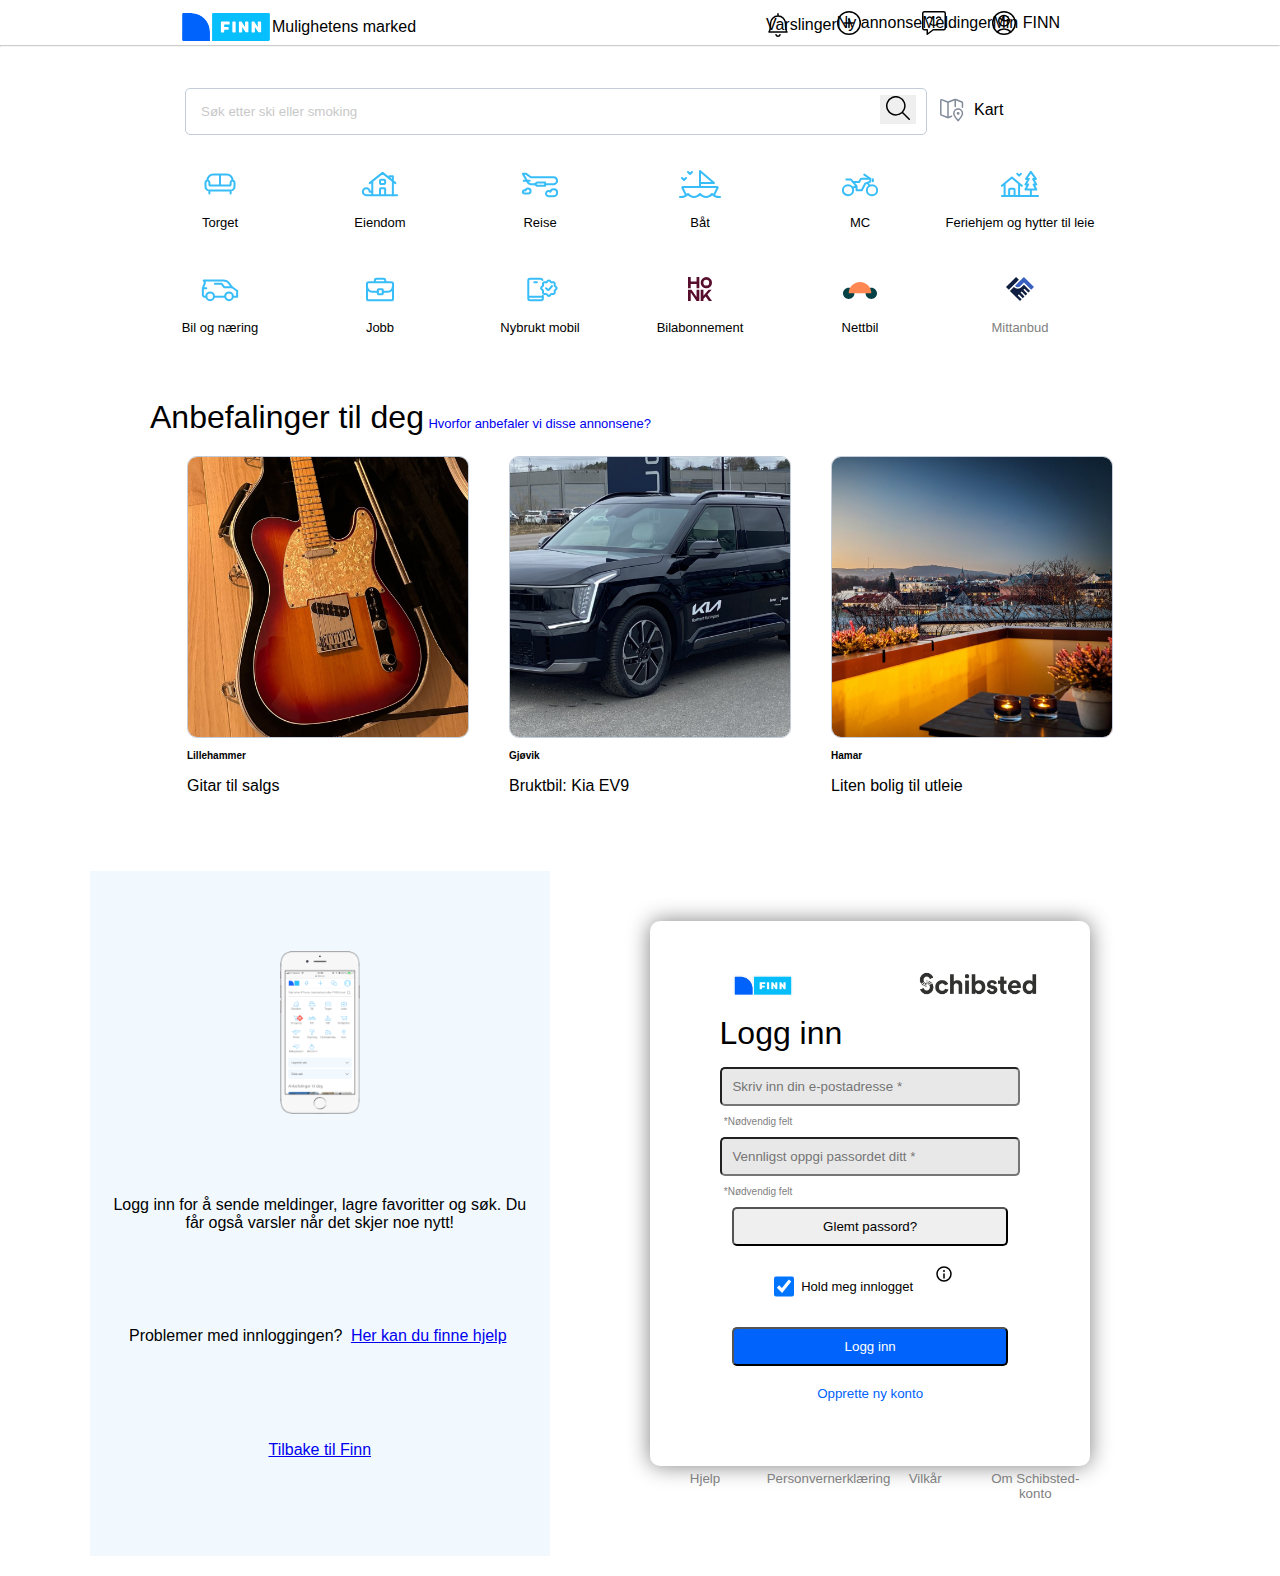
<file: demo.html>
<!DOCTYPE html>
<html lang="en">
<head>
  <meta charset="UTF-8">
  <meta name="viewport" content="width=device-width, initial-scale=1.0">
  <title>Demo page</title>
  <link rel="stylesheet" href="assets/styles/style.css">
</head>
<body>
  <!-- EDIT THIS PAGE TO SHOW HOW YOU USE ALL THE ELEMENTS IMPLEMENTED IN YOUR DESIGN SYSTEM  -->
  <header class="item-header">
    <nav>
      <ul>
        <div class="finn-logo">
        <svg focusable="false" width="92" height="32" viewBox="0 0 184 64">
          <title>FINN.no</title>
          <path fill="#06bffc" d="M179.8 58V6c0-1-.8-1.9-1.9-1.9H66c-1 0-1.9.8-1.9 1.9v53.8H178c1 0 1.8-.8 1.8-1.8"></path>
          <path fill="#0063fc" d="M22.5 4.2H6C5 4.2 4.2 5 4.2 6v52c0 1 .8 1.9 1.9 1.9H60V41.5C59.9 20.9 43.2 4.2 22.5 4.2"></path>
          <path fill="#fff" d="M178 0H66c-3.3 0-6 2.7-6 6v17.4C53.2 9.6 38.9 0 22.5 0H6C2.7 0 0 2.7 0 6v52c0 3.3 2.7 6 6 6h172c3.3 0 6-2.7 6-6V6c0-3.3-2.7-6-6-6m1.8 58c0 1-.8 1.9-1.9 1.9H64.1V6c0-1 .8-1.9 1.9-1.9h112c1 0 1.9.8 1.9 1.9v52zM4.2 58V6C4.2 5 5 4.2 6 4.2h16.5c20.6 0 37.4 16.8 37.4 37.4v18.3H6c-1-.1-1.8-.9-1.8-1.9"></path>
          <path fill="#fff" d="M110.1 21.1h-4.2c-.7 0-1.2.5-1.2 1.2v19.3c0 .7.5 1.2 1.2 1.2h4.2c.7 0 1.2-.5 1.2-1.2V22.3c0-.6-.6-1.2-1.2-1.2m-12 0H83c-.7 0-1.2.5-1.2 1.2v19.3c0 .7.5 1.2 1.2 1.2h4.2c.7 0 1.2-.5 1.2-1.2v-4h7.7c.7 0 1.2-.5 1.2-1.2v-3.2c0-.7-.5-1.2-1.2-1.2h-7.7v-4.9h9.7c.7 0 1.2-.5 1.2-1.2v-3.7c0-.5-.6-1.1-1.2-1.1m62.8 0h-4.2c-.7 0-1.2.5-1.2 1.2v9.5l-6.6-10c-.3-.4-.8-.7-1.3-.7h-3.2c-.7 0-1.2.5-1.2 1.2v19.3c0 .7.5 1.2 1.2 1.2h4.2c.7 0 1.2-.5 1.2-1.2v-9.4l6.5 9.8c.3.4.8.7 1.3.7h3.4c.7 0 1.2-.5 1.2-1.2V22.3c-.1-.6-.6-1.2-1.3-1.2m-25.4 0h-4.2c-.7 0-1.2.5-1.2 1.2v9.5l-6.6-10c-.3-.4-.8-.7-1.3-.7H119c-.7 0-1.2.5-1.2 1.2v19.3c0 .7.5 1.2 1.2 1.2h4.2c.7 0 1.2-.5 1.2-1.2v-9.4l6.5 9.8c.3.4.8.7 1.3.7h3.4c.7 0 1.2-.5 1.2-1.2V22.3c-.1-.6-.6-1.2-1.3-1.2"></path>
        </svg>
        <figcaption>Mulighetens marked</figcaption>
      </div>
        <li>
          <svg xmlns="http://www.w3.org/2000/svg" width="24" height="24" fill="none" viewBox="0 0 24 24" part="w-icon-bell-24-part"><title>Bjelle</title><path stroke="currentColor" stroke-linecap="round" stroke-linejoin="round" stroke-width="1.5" d="M10.01 21.782a2.11 2.11 0 0 0 1.992 1.467c.905 0 1.725-.605 1.993-1.467M12 3V.75M12 3c4.168 0 7.5 3.492 7.5 7.619C19.5 17.777 21 19 21 19H3s1.5-1.946 1.5-8.381C4.5 6.519 7.865 3 12 3"></path></svg>
          <figcaption>Varslinger</figcaption>
        </li>
        <li>
          <svg xmlns="http://www.w3.org/2000/svg" width="24" height="24" fill="none" viewBox="0 0 24 24" part="w-icon-circle-plus-24-part"><title>Sirkel med plusstegn</title><path stroke="currentColor" stroke-linecap="round" stroke-linejoin="round" stroke-width="1.5" d="M12 7.5v9M7.5 12h9M12 23.25c6.213 0 11.25-5.037 11.25-11.25S18.213.75 12 .75.75 5.787.75 12 5.787 23.25 12 23.25"></path></svg>
          <figcaption>Ny annonse</figcaption>
        </li>
        <li>
          <svg xmlns="http://www.w3.org/2000/svg" width="24" height="24" fill="none" viewBox="0 0 24 24" part="w-icon-messages-24-part"><title>Snakkebobler</title><path stroke="currentColor" stroke-linecap="round" stroke-linejoin="round" stroke-width="1.5" d="M21.75 18.75h-10.5l-6 4.5v-4.5h-3a1.5 1.5 0 0 1-1.5-1.5v-15a1.5 1.5 0 0 1 1.5-1.5h19.5a1.5 1.5 0 0 1 1.5 1.5v15a1.5 1.5 0 0 1-1.5 1.5"></path><path stroke="currentColor" stroke-linecap="round" stroke-linejoin="round" stroke-width="1.5" d="M5.63 7.23a2.235 2.235 0 0 1 3.994 0m5 0a2.236 2.236 0 0 1 3.993 0m-2.637 5.535a5.747 5.747 0 0 1-7.711 0"></path></svg>
          <figcaption>Meldinger</figcaption>
        </li>
        <li>
          <svg xmlns="http://www.w3.org/2000/svg" width="24" height="24" fill="none" viewBox="0 0 24 24" part="w-icon-circle-user-24-part"><title>Sirkel med brukerprofil</title><path stroke="currentColor" stroke-linecap="round" stroke-linejoin="round" stroke-width="1.5" d="M12 15a5.25 5.25 0 1 0 0-10.5A5.25 5.25 0 0 0 12 15"></path><path stroke="currentColor" stroke-linecap="round" stroke-linejoin="round" stroke-width="1.5" d="M12 23.25c6.213 0 11.25-5.037 11.25-11.25S18.213.75 12 .75.75 5.787.75 12 5.787 23.25 12 23.25"></path><path stroke="currentColor" stroke-linecap="round" stroke-linejoin="round" stroke-width="1.5" d="M7.476 7.084A8.7 8.7 0 0 0 13.75 9.75a8.7 8.7 0 0 0 3.39-.685M5.087 20.876a9.745 9.745 0 0 1 13.805-.021"></path></svg>
          <figcaption>Min FINN</figcaption>
        </li>
      </ul>
    </nav>
    <hr>
    <div class="search">
      <input type="text" placeholder="Søk etter ski eller smoking" name="search"> 
      <div class="map">
      <svg xmlns="http://www.w3.org/2000/svg" width="24" height="24" fill="none" viewBox="0 0 24 24"><path fill="#818B9A" fill-rule="evenodd" d="M21.551 4.647L15.986 2.42v6.114a.75.75 0 11-1.5 0V2.421L8.764 4.71v13.912l2.582-1.033a.75.75 0 01.557 1.393l-3.24 1.296a1.75 1.75 0 01-1.3 0l-6.221-2.49a1.75 1.75 0 01-1.1-1.624V2.79a1.75 1.75 0 012.4-1.625L7.92 3.357a.25.25 0 00.186 0L14.586.765a1.75 1.75 0 011.3 0l6.222 2.49c.665.265 1.1.908 1.1 1.624v4.379a.75.75 0 01-1.5 0V4.879a.25.25 0 00-.157-.232zM7.264 4.71l-5.38-2.152a.25.25 0 00-.342.232v13.374a.25.25 0 00.157.232l5.565 2.226V4.71zm10.86 7.103a3.583 3.583 0 00-3.582 3.583c0 .42.191 1.042.568 1.807.365.743.863 1.537 1.378 2.272a26.001 26.001 0 001.637 2.098 25.974 25.974 0 001.637-2.099c.515-.734 1.012-1.528 1.378-2.27.377-.766.568-1.388.568-1.808a3.583 3.583 0 00-3.583-3.583zm-5.082 3.583a5.083 5.083 0 0110.166 0c0 .777-.322 1.656-.722 2.47-.412.836-.955 1.698-1.495 2.47-.542.773-1.09 1.47-1.522 1.977a12.44 12.44 0 01-.557.618 3.353 3.353 0 01-.217.206c-.033.027-.08.065-.134.1a.782.782 0 01-.872 0 1.273 1.273 0 01-.134-.1 3.327 3.327 0 01-.217-.206 12.44 12.44 0 01-.557-.618 27.474 27.474 0 01-1.522-1.978c-.54-.771-1.084-1.633-1.495-2.47-.4-.813-.723-1.692-.723-2.469zm6.527 0a1.444 1.444 0 11-2.889 0 1.444 1.444 0 012.89 0z" clip-rule="evenodd"></path></svg>
      <p>Kart</p>
    </div>
      <button type="submit">
      <svg xmlns="http://www.w3.org/2000/svg" width="24" height="24" fill="none" viewBox="0 0 24 24" part="w-icon-search-24-part"><title>Forstørrelsesglass</title><path stroke="currentColor" stroke-linecap="round" stroke-linejoin="round" stroke-width="1.5" d="M13.358 18.153a9.063 9.063 0 1 0-7.09-16.682 9.063 9.063 0 0 0 7.09 16.682m2.862-1.933 7.03 7.03"></path></svg>
      </button>
      <!-- CATEGORIZE SEARCH BAR AS "form"?-->
      <!-- INSERT MAGNIFYING CLASS ICON, CLASSIFY AS "<button></button> + <svg></svg>"-->
    </div>
  </header>

  <main class="item-main">
    <section class="categories-section">
      <div class="categories-section__vector">
        <svg xmlns="http://www.w3.org/2000/svg" width="42" height="28" fill="none" viewBox="0 0 42 28" part="w-icon-sofa-42-part"><title>Sofa</title><path stroke="currentColor" stroke-linecap="round" stroke-linejoin="round" stroke-width="2" d="M33.567 10.5a1.9 1.9 0 0 0-1.367.585 2.04 2.04 0 0 0-.567 1.415v2c0 .265-.101.52-.283.707a.95.95 0 0 1-.683.293H11.333a.95.95 0 0 1-.683-.293 1.02 1.02 0 0 1-.283-.707v-2c0-.53-.204-1.04-.567-1.415a1.9 1.9 0 0 0-1.367-.585c-.512 0-1.004.21-1.367.585A2.04 2.04 0 0 0 6.5 12.5v4c0 1.06.407 2.078 1.133 2.828a3.8 3.8 0 0 0 2.734 1.172h21.266a3.8 3.8 0 0 0 2.735-1.172A4.07 4.07 0 0 0 35.5 16.5v-4c0-.53-.204-1.04-.566-1.415a1.9 1.9 0 0 0-1.367-.585m-23.2 10v3m21.266-3v3m-23.2-13c0-1.591.611-3.117 1.699-4.243A5.7 5.7 0 0 1 14.233 4.5h13.534a5.7 5.7 0 0 1 4.1 1.757 6.1 6.1 0 0 1 1.7 4.243M21 15.5v-11"></path></svg>
      <p>Torget</p>
      </div>
      
      <div class="categories-section__vector">
        <svg xmlns="http://www.w3.org/2000/svg" width="42" height="28" fill="none" viewBox="0 0 42 28" part="w-icon-real-estate-42-part"><title>Hus med hage</title><path stroke="currentColor" stroke-linecap="round" stroke-linejoin="round" stroke-width="2" d="M10.714 13.143 23.571 2.857 36.43 13.143m-23.144 12V11.086m0 12.342c0-.946-.768-1.714-1.715-1.714h-.857a3.429 3.429 0 1 0-3.429 3.429h30.858"></path><path stroke="currentColor" stroke-linecap="round" stroke-linejoin="round" stroke-width="2" d="M33.857 25.143V6.286H30.43v2.057m-4.287 15.943v-5.143a.857.857 0 0 0-.857-.857h-3.429a.857.857 0 0 0-.857.857v5.143m0-11.357v-2.143c0-.592.493-1.072 1.102-1.072h2.939c.608 0 1.102.48 1.102 1.072v2.143c0 .591-.494 1.071-1.102 1.071h-2.939C21.493 14 21 13.52 21 12.93Z"></path></svg>
        <p>Eiendom</p>
      </div>

      <div class="categories-section__vector">
        <svg xmlns="http://www.w3.org/2000/svg" width="42" height="28" fill="none" viewBox="0 0 42 28" part="w-icon-airplane-42-part"><title>Fly</title><path stroke="currentColor" stroke-linecap="round" stroke-linejoin="round" stroke-width="2" d="M16.286 14.143h-4.408a3.3 3.3 0 0 1-1.688-.414c-.52-.287-.96-.71-1.277-1.227L3.857 3.857H7.2l4.68 3.429h22.835a3.429 3.429 0 0 1 0 6.857h-8.571"></path><path stroke="currentColor" stroke-linecap="round" stroke-linejoin="round" stroke-width="2" d="m18.061 12.428-2.204 1.715 2.204 1.714h8.082v-3.428h-8.082Zm-7.346-1.714h-6m24.857 15.428a2.571 2.571 0 1 1 1.844-4.362 3.428 3.428 0 1 1 3.298 4.362zM9 18.428a2.57 2.57 0 0 0-2.514 2.02 1.67 1.67 0 0 0-.914-.305 1.715 1.715 0 0 0 0 3.428H9a2.571 2.571 0 1 0 0-5.143"></path></svg>
      <p>Reise</p>
      </div>
      
      <div class="categories-section__vector">
        <svg xmlns="http://www.w3.org/2000/svg" width="42" height="28" fill="none" viewBox="0 0 42 28"><path stroke="currentColor" stroke-linecap="round" stroke-linejoin="round" stroke-width="2" d="M35 25l3.638-7.276a.5.5 0 00-.447-.724H3.809a.5.5 0 00-.447.724L7 25m-6 1.919a8.997 8.997 0 004.302-.47A9.682 9.682 0 009 24a8.158 8.158 0 002.717 2.157 7.493 7.493 0 003.283.763c1.13 0 2.25-.26 3.283-.763A8.158 8.158 0 0021 24a8.157 8.157 0 002.717 2.156 7.494 7.494 0 003.283.763c1.13 0 2.25-.26 3.283-.763A8.157 8.157 0 0033 24a9.681 9.681 0 003.698 2.45 8.998 8.998 0 004.302.469M13 2l-2 2-2-2M7 8l-2 2-2-2m18 9v-4m0 0h14L21 1v12z"></path></svg>
        <p>Båt</p>
      </div>

      <div class="categories-section__vector">
        <svg xmlns="http://www.w3.org/2000/svg" width="42" height="28" fill="none" viewBox="0 0 42 28" part="w-icon-motorcycle-42-part"><title>MC</title><path stroke="currentColor" stroke-linecap="round" stroke-linejoin="round" stroke-width="2" d="M33.857 9.16v2.054m4.286 9.036c0 2.722-2.303 4.929-5.143 4.929s-5.143-2.207-5.143-4.929S30.16 15.322 33 15.322s5.143 2.206 5.143 4.928m-24 0c0 2.722-2.303 4.929-5.143 4.929s-5.143-2.207-5.143-4.929S6.159 15.322 9 15.322s5.143 2.206 5.143 4.928m0-8.214h6l1.24-2.378c.29-.556.884-.908 1.534-.908h8.369"></path><path stroke="currentColor" stroke-linecap="round" stroke-linejoin="round" stroke-width="2" d="M7.286 9.571H12l2.143 2.465 3.428 4.107v4.107h5.143l3.429-6.571 5.143-2.054V8.75m-13.714 7.393-3.858 1.643M31.286 8.75l-6-4.107m5.143 11.089-1.715-2.875"></path></svg>
      <p>MC</p>
      </div>

      <div class="categories-section__vector">
        <svg xmlns="http://www.w3.org/2000/svg" width="42" height="28" fill="none" viewBox="0 0 42 28" part="w-icon-cabin-42-part"><title>Feriehytte</title><path stroke="currentColor" stroke-linecap="round" stroke-linejoin="round" stroke-width="2" d="m18.326 3.828 1.769 1.815 1.769-1.815M2.904 26.071h36.19M5.62 14v12.071M20.095 14v12.071m-4.524 0v-6.5a.917.917 0 0 0-.905-.928h-3.619c-.5 0-.904.416-.904.928v6.5M2.904 15.857 12.857 7.5l9.952 8.357m11.763-1.393 2.714 5.107H26.429l2.714-5.107h-2.714l3.347-5.571h-2.714l4.795-6.965 4.977 6.965h-2.715l3.167 5.571H34.57Zm-2.715 5.107v6.5"></path></svg>
      <p>Feriehjem og hytter til leie</p>
      </div>
      <div class="categories-section__vector">
        <svg xmlns="http://www.w3.org/2000/svg" width="42" height="28" fill="none" viewBox="0 0 42 28" part="w-icon-minivan-42-part"><title>Minivan</title><path stroke="currentColor" stroke-width="2" d="M15 21.714h11.304"></path><path stroke="currentColor" stroke-linecap="round" stroke-width="2" d="M3.857 13.143h3.429"></path><path fill="currentColor" d="M33 13.286a1 1 0 1 0 0-2zm-7.714-1-.8.6.3.4h.5zm-2.572-3.429.8-.6a1 1 0 0 0-.8-.4zm-6.857-1a1 1 0 1 0 0 2zM33 11.286h-7.714v2H33zm-6.914.4-2.571-3.429-1.6 1.2 2.57 3.429 1.6-1.2Zm-3.371-3.829h-6.858v2h6.858z"></path><path fill="currentColor" d="m33 12.286-.8.6q.103.136.246.232zm5.143 3.428h1v-.535l-.445-.297zm0 6v1a1 1 0 0 0 1-1zm-30.857 1a1 1 0 1 0 0-2zm26.571-2a1 1 0 1 0 0 2zM4.715 5.43v-1a1 1 0 0 0-.858 1.514zM6 7.572l.934.359a1 1 0 0 0-.076-.874zm-2.143 5.571-.933-.359a1 1 0 0 0-.067.359zm25.258-4.371 3.085 4.114 1.6-1.2-3.085-4.114zm8.028 6.942v6h2v-6zm-31.571 7h1.714v-2H5.572zm33.126-7.832-5.143-3.428-1.11 1.664 5.143 3.429zM3.858 5.943l1.285 2.143 1.715-1.029-1.286-2.143-1.715 1.03Zm1.209 1.27-2.143 5.571 1.867.718 2.143-5.571zM2.857 20c0 1.5 1.216 2.714 2.715 2.714v-2A.714.714 0 0 1 4.857 20zM30.715 7.572a7.86 7.86 0 0 0-6.286-3.143v2c1.843 0 3.58.868 4.686 2.343zM2.857 13.143V20h2v-6.857zm35.286 7.571h-4.286v2h4.286zM24.43 4.43H4.715v2h19.714v-2Z"></path><path stroke="currentColor" stroke-width="2" d="M33.857 21.285a3.857 3.857 0 1 1-7.714 0 3.857 3.857 0 0 1 7.714 0Zm-18.857 0a3.857 3.857 0 1 1-7.714 0 3.857 3.857 0 0 1 7.714 0Z"></path></svg>
      <p>Bil og næring</p>
      </div>
      <div class="categories-section__vector">
        <svg xmlns="http://www.w3.org/2000/svg" width="42" height="28" fill="none" viewBox="0 0 42 28" part="w-icon-job-42-part"><title>Dokumentmappe</title><path stroke="currentColor" stroke-linecap="round" stroke-linejoin="round" stroke-width="2" d="M23.024 19.177h-3.333a.833.833 0 0 1-.834-.833V15.01c0-.46.373-.834.834-.834h3.333c.46 0 .833.373.833.834v3.333c0 .46-.373.833-.833.833Z"></path><path stroke="currentColor" stroke-linecap="square" stroke-linejoin="round" stroke-width="2" d="M34 11.597c0 2.85-2.328 5.16-5.2 5.16h-4.943M8 11.597c0 2.85 2.328 5.16 5.2 5.16h5.2"></path><path stroke="currentColor" stroke-linecap="round" stroke-linejoin="round" stroke-width="2" d="M9.733 25.357c-.957 0-1.733-.77-1.733-1.72V9.017c0-.95.776-1.72 1.733-1.72h22.534c.957 0 1.733.77 1.733 1.72v14.62c0 .95-.776 1.72-1.733 1.72z"></path><path stroke="currentColor" stroke-linejoin="round" stroke-width="2" d="M15.857 7.297v-1.72c0-.95.776-1.72 1.734-1.72h6.933c.957 0 1.733.77 1.733 1.72v1.72"></path></svg>
      <p>Jobb</p>
      </div>
      <div class="categories-section__vector">
        <svg xmlns="http://www.w3.org/2000/svg" width="42" height="28" fill="none" viewBox="0 0 42 28" part="w-icon-phone-badge-check-42-part"><title>Smarttelefon med et sjekkmerke</title><g stroke="currentColor" stroke-width="2"><path stroke-linecap="round" d="m23.428 5-.348-.522a1.71 1.71 0 0 0-1.426-.764H11c-.947 0-1.714.768-1.714 1.715v18c0 .946.767 1.714 1.714 1.714h11.143c.947 0 1.714-.768 1.714-1.714v-2.572"></path><path stroke-linecap="round" stroke-linejoin="round" d="M10.143 21.714H23"></path><path stroke-linecap="round" d="M15.286 7.143h2.571"></path><path d="M28.737 5.932a1.45 1.45 0 0 1 2.24 0l.75.912c.308.373.78.569 1.261.522l1.176-.114a1.45 1.45 0 0 1 1.584 1.584l-.114 1.176c-.047.48.149.953.522 1.26l.912.75a1.45 1.45 0 0 1 0 2.24l-.912.751a1.45 1.45 0 0 0-.522 1.26l.114 1.176a1.45 1.45 0 0 1-1.584 1.584l-1.176-.114a1.45 1.45 0 0 0-1.26.522l-.75.912a1.45 1.45 0 0 1-2.24 0l-.751-.912a1.45 1.45 0 0 0-1.26-.522l-1.176.114a1.45 1.45 0 0 1-1.584-1.584l.114-1.175a1.45 1.45 0 0 0-.522-1.26l-.912-.751a1.45 1.45 0 0 1 0-2.24l.912-.75c.373-.308.569-.78.522-1.261l-.114-1.176a1.45 1.45 0 0 1 1.584-1.584l1.175.114a1.45 1.45 0 0 0 1.26-.522z"></path></g><path stroke="currentColor" stroke-linecap="round" stroke-width="2" d="m27 13.192 1.732 1.582a.855.855 0 0 0 1.244-.091L33 11"></path></svg>
      <p>Nybrukt mobil</p>
      </div>
      <div class="categories-section__vector">
        <svg xmlns="http://www.w3.org/2000/svg" width="42" height="28" fill="none" viewBox="0 0 42 28" part="w-icon-honk-light-42-part"><title>Honk lyst ikon</title><path fill="#570E2D" d="M27.34 2a5.66 5.66 0 1 0 0 11.32 5.66 5.66 0 0 0 0-11.32m0 8.572a2.912 2.912 0 1 1 0-5.823 2.912 2.912 0 0 1 0 5.823m-9.768 4.108v7.33l-5.049-7.33H9V26h2.749v-8.454L17.572 26h2.749V14.68zM29.799 26H33l-4.576-6.553 4.264-4.768H29.58l-5.152 5.991v-5.99H21.68V26h2.75v-2.084l2.197-2.458L29.798 26ZM17.572 2v4.436h-5.823V2H9v11.32h2.749V8.885h5.823v4.437h2.749V2z"></path></svg>
      <p>Bilabonnement</p>
      </div>
      <div class="categories-section__vector">
        <svg xmlns="http://www.w3.org/2000/svg" width="42" height="28" fill="none" viewBox="0 0 42 28" part="w-icon-nettbil-light-42-part"><title>Nettbil</title><path fill="#044046" d="M9.698 24c3.148 0 5.699-2.537 5.699-5.667s-2.551-5.666-5.699-5.666C6.551 12.666 4 15.203 4 18.332 4 21.463 6.551 24 9.698 24m22.604 0c3.148 0 5.699-2.537 5.699-5.667s-2.551-5.666-5.699-5.666-5.698 2.537-5.698 5.666S29.155 24 32.302 24"></path><path fill="#FF8752" d="M32.302 18.24H9.698C9.698 12.031 14.758 7 21 7s11.302 5.032 11.302 11.24"></path></svg>
      <p>Nettbil</p>
      </div>
      <div class="category">
        <svg xmlns="http://www.w3.org/2000/svg" width="42" height="28" fill="none" viewBox="0 0 42 28" part="w-icon-remppatori-light-42-part"><title>Remppatori lyst ikon</title><path fill="#101F41" d="M17.08 1.961 7.002 12.007l2.8 2.791 10.08-10.046-2.8-2.79Z"></path><path fill="#3960BF" d="M15.96 10.89a3.967 3.967 0 0 0 5.6 0l3.36-3.348 7.28 7.256 2.8-2.79L24.92 1.96z"></path><path fill="#101F41" d="M22.68 12.007a5.553 5.553 0 0 1-7.839 0l-3.92 3.907 10.08 10.047 1.68-1.675-3.92-3.907 1.12-1.116 3.92 3.907 1.68-1.675-3.92-3.906 1.12-1.117 3.92 3.907 1.68-1.674-3.92-3.907 1.12-1.116 3.92 3.907 1.68-1.675-6.16-6.14z"></path></svg>
      <p>Mittanbud</p>
      </div>
    </section>
    
    <section class="items-section">
      <div class="items-section__headline">
        <h1>Anbefalinger til deg</h1>
        <p>
            <a href="https://www.finn.no/anbefalinger/historikk">
              Hvorfor anbefaler vi disse annonsene?
            </a>
        </p>
      </div>
      <article class="card">
          <figure class="card--image">
            <img
              src="assets/images/finn-gitar-copy.jpg"
              alt="Picture of guitar"
              class="card--image"
            />
          </figure>
          <h2 class="card--title__location">Lillehammer</h2>
        <div class="">
          <p class="card--description">
            Gitar til salgs
          </p>
        </div>
      </article>
      <article class="card">
          <figure class="card--image">
            <img
              src="assets/images/finn-bil-copy.jpg"
              alt="Picture of car"
              class="card--image"
            />
          </figure>
          <h2 class="card--title__location">Gjøvik</h2>
        <div class="">
          <p class="card--description">
            Bruktbil: Kia EV9
          </p>
        </div>
      </article>
      <article class="card">
          <figure class="card--image">
            <img
              src="assets/images/finn-hus-copy.jpg"
              alt="Picture of house"
              class="card--image"
            />
          </figure>
          <h2 class="card--title__location">Hamar</h2>
          <p class="card--description">
            Liten bolig til utleie
          </p>
        </div>
      </article>
    </section>
  </main>

  <!-- The login-page elements start in the section below. -->
  <main class="login-main">
    <section class="login-section">
      <article class="card login-card">
        <div class="login-card__inner">
          <figure class="finn-logo">
            <img class="finn-logo__img" src="assets/images/finn-logo.png" alt="Finn-logo">
          </figure>
          <figure class="schibsted-logo">
            <img class="schibsted-logo__img" src="assets/images/schibsted-logo.png" alt="Schibsted-logo">
          </figure>

          <h1>Logg inn</h1>
          <form class="login-form">
            <input class="login-form__input login-form__input--email"
              id="email-input" type="email" placeholder="Skriv inn din e-postadresse *">
            <label for="email-input">*Nødvendig felt</label>

            <input class="login-form__input login-form__input--password"
              id="password-input" type="password" placeholder="Vennligst oppgi passordet ditt *">
            <label for="password-input">*Nødvendig felt</label>

            <button class="login-form__button login-form__button--forgot">
              <span class="sc-dlfnuX iDIjnW">Glemt passord?</span>
            </button>

            <div class="login-form__input login-form__input--remember">
              <input class="checkbox-element" id="remember" type="checkbox"
                data-indeterminate="false" value="checkedF" checked="">
              <p>Hold meg innlogget</p>
              <svg xmlns="http://www.w3.org/2000/svg" width="16" height="16" fill="none" viewBox="0 0 16 16">
                <g clip-path="url(#rxwIyclip0_148_294)">
                  <path fill="currentColor" fill-rule="evenodd" d="M8 14.25a6.25 6.25 0 100-12.5 6.25 6.25 0 000 12.5zM15.75 8A7.75 7.75 0 11.25 8a7.75 7.75 0 0115.5 0zM8 12.75a.75.75 0 01-.75-.75V8a.75.75 0 011.5 0v4a.75.75 0 01-.75.75zM8 4a1 1 0 100 2 1 1 0 000-2z" clip-rule="evenodd"></path>
                </g>
                <defs>
                  <clipPath id="rxwIyclip0_148_294"><path fill="currentColor" d="M0 0h16v16H0z" transform="rotate(-180 8 8)"></path></clipPath>
                </defs>
              </svg>
            </div>

            <button class="login-form__button login-form__button--login" type="button">Logg inn</button>
            <button class="login-form__button login-form__button--create_account" type="button">Opprette ny konto</button>
          </form>
        </div>
        <a href="https://payment.schibsted.no/profile-pages/">Hjelp</a>
        <a href="https://info.privacy.schibsted.com/no/schibsted-norge-personvernerklaering/">Personvernerklæring</a>
        <a href="https://payment.schibsted.no/about/terms?locale=no_NO">Vilkår</a>
        <a href="https://info.privacy.schibsted.com/no/hva-er-en-schibsted-konto/">Om Schibsted-konto</a>
      </article>

      <article class="card help-card">
        <figure class="finn-smartphone">
          <img class="finn-smartphone__img"
            src="assets/images/finn_iphone_98x200.png"
            alt="Image of an Iphone with the Finn-app or Finn-site displayed."
          >
        </figure>
        <p>
          Logg inn for å sende meldinger, lagre favoritter og søk.
          Du får også varsler når det skjer noe nytt!
        </p>
        <p>
          Problemer med innloggingen?
          <a href="https://hjelpesenter.finn.no/hc/no/sections/39454-Innlogging-og-passord">
            Her kan du finne hjelp
          </a>
        </p>
        <p>
          <a href="https://www.finn.no/">
           Tilbake til Finn
          </a>
        </p>
      </article>
    </section>
  </main>
</body>
</html>
</file>
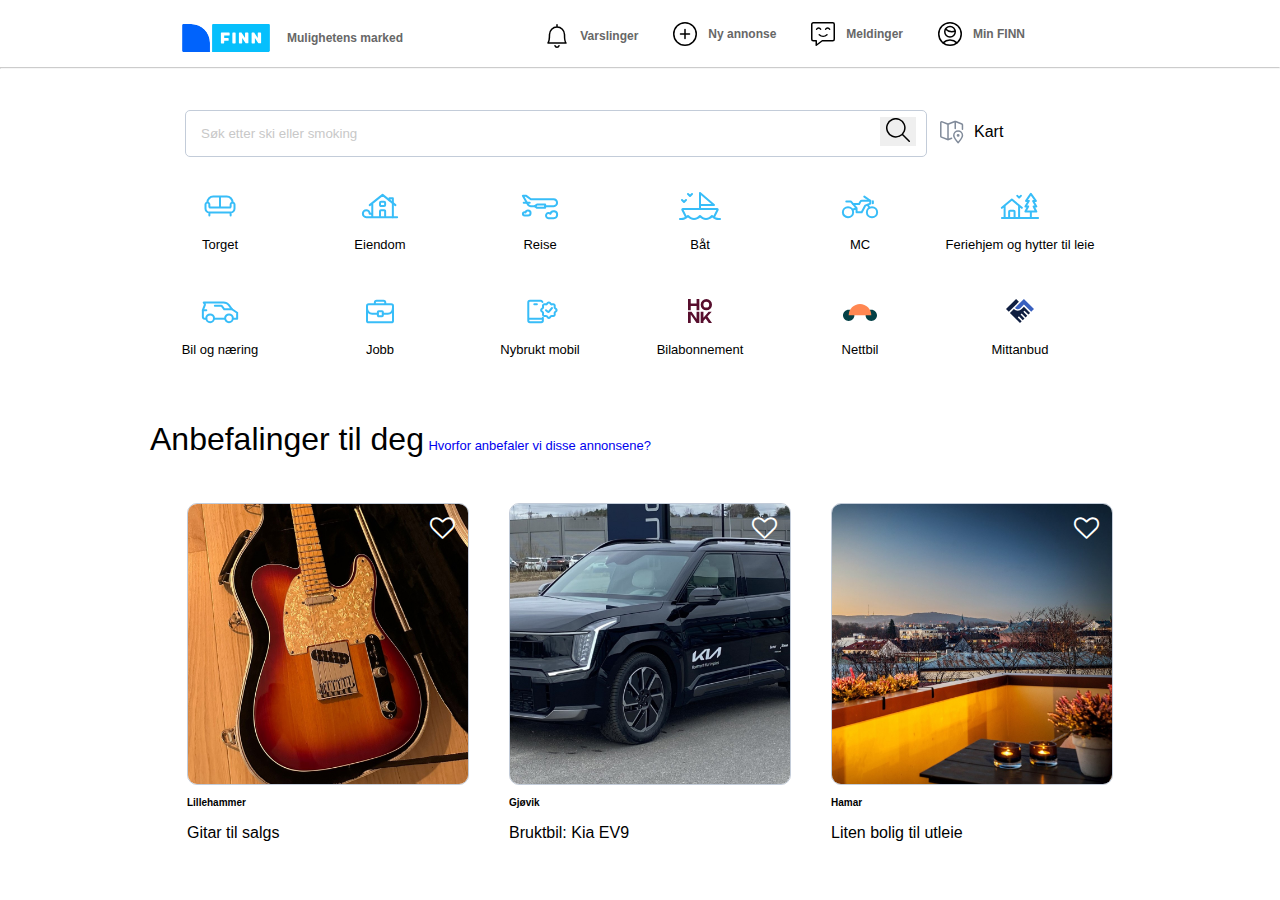
<file: page-screenshot1.html>
<!DOCTYPE html>
<html lang="en">

<head>
  <meta charset="UTF-8">
  <meta name="viewport" content="width=device-width, initial-scale=1.0">
  <title>Screenshot 1 page - Categories- and items-page</title>
  <link rel="stylesheet" href="assets/styles/style.css">
  <link rel="stylesheet" href="https://cdnjs.cloudflare.com/ajax/libs/font-awesome/4.7.0/css/font-awesome.min.css">

</head>

<body>
  <!-- EDIT THIS PAGE TO SHOW HOW YOU USE ALL THE ELEMENTS IMPLEMENTED IN YOUR DESIGN SYSTEM  -->
  <header class="item-header">
    <nav>
      <ul>
        <div class="finn-logo">
          <svg focusable="false" width="92" height="32" viewBox="0 0 184 64">
            <title>FINN.no</title>
            <path fill="#06bffc" d="M179.8 58V6c0-1-.8-1.9-1.9-1.9H66c-1 0-1.9.8-1.9 1.9v53.8H178c1 0 1.8-.8 1.8-1.8">
            </path>
            <path fill="#0063fc"
              d="M22.5 4.2H6C5 4.2 4.2 5 4.2 6v52c0 1 .8 1.9 1.9 1.9H60V41.5C59.9 20.9 43.2 4.2 22.5 4.2"></path>
            <path fill="#fff"
              d="M178 0H66c-3.3 0-6 2.7-6 6v17.4C53.2 9.6 38.9 0 22.5 0H6C2.7 0 0 2.7 0 6v52c0 3.3 2.7 6 6 6h172c3.3 0 6-2.7 6-6V6c0-3.3-2.7-6-6-6m1.8 58c0 1-.8 1.9-1.9 1.9H64.1V6c0-1 .8-1.9 1.9-1.9h112c1 0 1.9.8 1.9 1.9v52zM4.2 58V6C4.2 5 5 4.2 6 4.2h16.5c20.6 0 37.4 16.8 37.4 37.4v18.3H6c-1-.1-1.8-.9-1.8-1.9">
            </path>
            <path fill="#fff"
              d="M110.1 21.1h-4.2c-.7 0-1.2.5-1.2 1.2v19.3c0 .7.5 1.2 1.2 1.2h4.2c.7 0 1.2-.5 1.2-1.2V22.3c0-.6-.6-1.2-1.2-1.2m-12 0H83c-.7 0-1.2.5-1.2 1.2v19.3c0 .7.5 1.2 1.2 1.2h4.2c.7 0 1.2-.5 1.2-1.2v-4h7.7c.7 0 1.2-.5 1.2-1.2v-3.2c0-.7-.5-1.2-1.2-1.2h-7.7v-4.9h9.7c.7 0 1.2-.5 1.2-1.2v-3.7c0-.5-.6-1.1-1.2-1.1m62.8 0h-4.2c-.7 0-1.2.5-1.2 1.2v9.5l-6.6-10c-.3-.4-.8-.7-1.3-.7h-3.2c-.7 0-1.2.5-1.2 1.2v19.3c0 .7.5 1.2 1.2 1.2h4.2c.7 0 1.2-.5 1.2-1.2v-9.4l6.5 9.8c.3.4.8.7 1.3.7h3.4c.7 0 1.2-.5 1.2-1.2V22.3c-.1-.6-.6-1.2-1.3-1.2m-25.4 0h-4.2c-.7 0-1.2.5-1.2 1.2v9.5l-6.6-10c-.3-.4-.8-.7-1.3-.7H119c-.7 0-1.2.5-1.2 1.2v19.3c0 .7.5 1.2 1.2 1.2h4.2c.7 0 1.2-.5 1.2-1.2v-9.4l6.5 9.8c.3.4.8.7 1.3.7h3.4c.7 0 1.2-.5 1.2-1.2V22.3c-.1-.6-.6-1.2-1.3-1.2">
            </path>
          </svg>
          <p>Mulighetens marked</p>
        </div>
        <li>
          <svg xmlns="http://www.w3.org/2000/svg" width="24" height="24" fill="none" viewBox="0 0 24 24">
            <title>Bjelle</title>
            <path stroke="currentColor" stroke-linecap="round" stroke-linejoin="round" stroke-width="1.5"
              d="M10.01 21.782a2.11 2.11 0 0 0 1.992 1.467c.905 0 1.725-.605 1.993-1.467M12 3V.75M12 3c4.168 0 7.5 3.492 7.5 7.619C19.5 17.777 21 19 21 19H3s1.5-1.946 1.5-8.381C4.5 6.519 7.865 3 12 3">
            </path>
          </svg>
          <p>Varslinger</p>
        </li>
        <li>
          <svg xmlns="http://www.w3.org/2000/svg" width="24" height="24" fill="none" viewBox="0 0 24 24">
            <title>Sirkel med plusstegn</title>
            <path stroke="currentColor" stroke-linecap="round" stroke-linejoin="round" stroke-width="1.5"
              d="M12 7.5v9M7.5 12h9M12 23.25c6.213 0 11.25-5.037 11.25-11.25S18.213.75 12 .75.75 5.787.75 12 5.787 23.25 12 23.25">
            </path>
          </svg>
          <p>Ny annonse</p>
        </li>
        <li>
          <svg xmlns="http://www.w3.org/2000/svg" width="24" height="24" fill="none" viewBox="0 0 24 24">
            <title>Snakkebobler</title>
            <path stroke="currentColor" stroke-linecap="round" stroke-linejoin="round" stroke-width="1.5"
              d="M21.75 18.75h-10.5l-6 4.5v-4.5h-3a1.5 1.5 0 0 1-1.5-1.5v-15a1.5 1.5 0 0 1 1.5-1.5h19.5a1.5 1.5 0 0 1 1.5 1.5v15a1.5 1.5 0 0 1-1.5 1.5">
            </path>
            <path stroke="currentColor" stroke-linecap="round" stroke-linejoin="round" stroke-width="1.5"
              d="M5.63 7.23a2.235 2.235 0 0 1 3.994 0m5 0a2.236 2.236 0 0 1 3.993 0m-2.637 5.535a5.747 5.747 0 0 1-7.711 0">
            </path>
          </svg>
          <p>Meldinger</p>
        </li>
        <li>
          <svg xmlns="http://www.w3.org/2000/svg" width="24" height="24" fill="none" viewBox="0 0 24 24">
            <title>Sirkel med brukerprofil</title>
            <path stroke="currentColor" stroke-linecap="round" stroke-linejoin="round" stroke-width="1.5"
              d="M12 15a5.25 5.25 0 1 0 0-10.5A5.25 5.25 0 0 0 12 15"></path>
            <path stroke="currentColor" stroke-linecap="round" stroke-linejoin="round" stroke-width="1.5"
              d="M12 23.25c6.213 0 11.25-5.037 11.25-11.25S18.213.75 12 .75.75 5.787.75 12 5.787 23.25 12 23.25"></path>
            <path stroke="currentColor" stroke-linecap="round" stroke-linejoin="round" stroke-width="1.5"
              d="M7.476 7.084A8.7 8.7 0 0 0 13.75 9.75a8.7 8.7 0 0 0 3.39-.685M5.087 20.876a9.745 9.745 0 0 1 13.805-.021">
            </path>
          </svg>
          <p>Min FINN</p>
        </li>
      </ul>
    </nav>
    <hr>
    <div class="search">
      <input type="text" placeholder="Søk etter ski eller smoking" name="search">
      <div class="map">
        <svg xmlns="http://www.w3.org/2000/svg" width="24" height="24" fill="none" viewBox="0 0 24 24">
          <path fill="#818B9A" fill-rule="evenodd"
            d="M21.551 4.647L15.986 2.42v6.114a.75.75 0 11-1.5 0V2.421L8.764 4.71v13.912l2.582-1.033a.75.75 0 01.557 1.393l-3.24 1.296a1.75 1.75 0 01-1.3 0l-6.221-2.49a1.75 1.75 0 01-1.1-1.624V2.79a1.75 1.75 0 012.4-1.625L7.92 3.357a.25.25 0 00.186 0L14.586.765a1.75 1.75 0 011.3 0l6.222 2.49c.665.265 1.1.908 1.1 1.624v4.379a.75.75 0 01-1.5 0V4.879a.25.25 0 00-.157-.232zM7.264 4.71l-5.38-2.152a.25.25 0 00-.342.232v13.374a.25.25 0 00.157.232l5.565 2.226V4.71zm10.86 7.103a3.583 3.583 0 00-3.582 3.583c0 .42.191 1.042.568 1.807.365.743.863 1.537 1.378 2.272a26.001 26.001 0 001.637 2.098 25.974 25.974 0 001.637-2.099c.515-.734 1.012-1.528 1.378-2.27.377-.766.568-1.388.568-1.808a3.583 3.583 0 00-3.583-3.583zm-5.082 3.583a5.083 5.083 0 0110.166 0c0 .777-.322 1.656-.722 2.47-.412.836-.955 1.698-1.495 2.47-.542.773-1.09 1.47-1.522 1.977a12.44 12.44 0 01-.557.618 3.353 3.353 0 01-.217.206c-.033.027-.08.065-.134.1a.782.782 0 01-.872 0 1.273 1.273 0 01-.134-.1 3.327 3.327 0 01-.217-.206 12.44 12.44 0 01-.557-.618 27.474 27.474 0 01-1.522-1.978c-.54-.771-1.084-1.633-1.495-2.47-.4-.813-.723-1.692-.723-2.469zm6.527 0a1.444 1.444 0 11-2.889 0 1.444 1.444 0 012.89 0z"
            clip-rule="evenodd"></path>
        </svg>
        <p>Kart</p>
      </div>
      <button type="submit">
        <svg xmlns="http://www.w3.org/2000/svg" width="24" height="24" fill="none" viewBox="0 0 24 24">
          <title>Forstørrelsesglass</title>
          <path stroke="currentColor" stroke-linecap="round" stroke-linejoin="round" stroke-width="1.5"
            d="M13.358 18.153a9.063 9.063 0 1 0-7.09-16.682 9.063 9.063 0 0 0 7.09 16.682m2.862-1.933 7.03 7.03"></path>
        </svg>
      </button>
      <!-- CATEGORIZE SEARCH BAR AS "form"?-->
      <!-- INSERT MAGNIFYING CLASS ICON, CLASSIFY AS "<button></button> + <svg></svg>"-->
    </div>

  </header>
  <main class="item-main">
    <section class="categories-section">
      <div class="categories-section__vector">
        <svg xmlns="http://www.w3.org/2000/svg" width="42" height="28" fill="none" viewBox="0 0 42 28">
          <title>Sofa</title>
          <path stroke="currentColor" stroke-linecap="round" stroke-linejoin="round" stroke-width="2"
            d="M33.567 10.5a1.9 1.9 0 0 0-1.367.585 2.04 2.04 0 0 0-.567 1.415v2c0 .265-.101.52-.283.707a.95.95 0 0 1-.683.293H11.333a.95.95 0 0 1-.683-.293 1.02 1.02 0 0 1-.283-.707v-2c0-.53-.204-1.04-.567-1.415a1.9 1.9 0 0 0-1.367-.585c-.512 0-1.004.21-1.367.585A2.04 2.04 0 0 0 6.5 12.5v4c0 1.06.407 2.078 1.133 2.828a3.8 3.8 0 0 0 2.734 1.172h21.266a3.8 3.8 0 0 0 2.735-1.172A4.07 4.07 0 0 0 35.5 16.5v-4c0-.53-.204-1.04-.566-1.415a1.9 1.9 0 0 0-1.367-.585m-23.2 10v3m21.266-3v3m-23.2-13c0-1.591.611-3.117 1.699-4.243A5.7 5.7 0 0 1 14.233 4.5h13.534a5.7 5.7 0 0 1 4.1 1.757 6.1 6.1 0 0 1 1.7 4.243M21 15.5v-11">
          </path>
        </svg>
        <p>Torget</p>
      </div>

      <div class="categories-section__vector">
        <svg xmlns="http://www.w3.org/2000/svg" width="42" height="28" fill="none" viewBox="0 0 42 28">
          <title>Hus med hage</title>
          <path stroke="currentColor" stroke-linecap="round" stroke-linejoin="round" stroke-width="2"
            d="M10.714 13.143 23.571 2.857 36.43 13.143m-23.144 12V11.086m0 12.342c0-.946-.768-1.714-1.715-1.714h-.857a3.429 3.429 0 1 0-3.429 3.429h30.858">
          </path>
          <path stroke="currentColor" stroke-linecap="round" stroke-linejoin="round" stroke-width="2"
            d="M33.857 25.143V6.286H30.43v2.057m-4.287 15.943v-5.143a.857.857 0 0 0-.857-.857h-3.429a.857.857 0 0 0-.857.857v5.143m0-11.357v-2.143c0-.592.493-1.072 1.102-1.072h2.939c.608 0 1.102.48 1.102 1.072v2.143c0 .591-.494 1.071-1.102 1.071h-2.939C21.493 14 21 13.52 21 12.93Z">
          </path>
        </svg>
        <p>Eiendom</p>
      </div>

      <div class="categories-section__vector">
        <svg xmlns="http://www.w3.org/2000/svg" width="42" height="28" fill="none" viewBox="0 0 42 28">
          <title>Fly</title>
          <path stroke="currentColor" stroke-linecap="round" stroke-linejoin="round" stroke-width="2"
            d="M16.286 14.143h-4.408a3.3 3.3 0 0 1-1.688-.414c-.52-.287-.96-.71-1.277-1.227L3.857 3.857H7.2l4.68 3.429h22.835a3.429 3.429 0 0 1 0 6.857h-8.571">
          </path>
          <path stroke="currentColor" stroke-linecap="round" stroke-linejoin="round" stroke-width="2"
            d="m18.061 12.428-2.204 1.715 2.204 1.714h8.082v-3.428h-8.082Zm-7.346-1.714h-6m24.857 15.428a2.571 2.571 0 1 1 1.844-4.362 3.428 3.428 0 1 1 3.298 4.362zM9 18.428a2.57 2.57 0 0 0-2.514 2.02 1.67 1.67 0 0 0-.914-.305 1.715 1.715 0 0 0 0 3.428H9a2.571 2.571 0 1 0 0-5.143">
          </path>
        </svg>
        <p>Reise</p>
      </div>

      <div class="categories-section__vector">
        <svg xmlns="http://www.w3.org/2000/svg" width="42" height="28" fill="none" viewBox="0 0 42 28">
          <path stroke="currentColor" stroke-linecap="round" stroke-linejoin="round" stroke-width="2"
            d="M35 25l3.638-7.276a.5.5 0 00-.447-.724H3.809a.5.5 0 00-.447.724L7 25m-6 1.919a8.997 8.997 0 004.302-.47A9.682 9.682 0 009 24a8.158 8.158 0 002.717 2.157 7.493 7.493 0 003.283.763c1.13 0 2.25-.26 3.283-.763A8.158 8.158 0 0021 24a8.157 8.157 0 002.717 2.156 7.494 7.494 0 003.283.763c1.13 0 2.25-.26 3.283-.763A8.157 8.157 0 0033 24a9.681 9.681 0 003.698 2.45 8.998 8.998 0 004.302.469M13 2l-2 2-2-2M7 8l-2 2-2-2m18 9v-4m0 0h14L21 1v12z">
          </path>
        </svg>
        <p>Båt</p>
      </div>

      <div class="categories-section__vector">
        <svg xmlns="http://www.w3.org/2000/svg" width="42" height="28" fill="none" viewBox="0 0 42 28">
          <title>MC</title>
          <path stroke="currentColor" stroke-linecap="round" stroke-linejoin="round" stroke-width="2"
            d="M33.857 9.16v2.054m4.286 9.036c0 2.722-2.303 4.929-5.143 4.929s-5.143-2.207-5.143-4.929S30.16 15.322 33 15.322s5.143 2.206 5.143 4.928m-24 0c0 2.722-2.303 4.929-5.143 4.929s-5.143-2.207-5.143-4.929S6.159 15.322 9 15.322s5.143 2.206 5.143 4.928m0-8.214h6l1.24-2.378c.29-.556.884-.908 1.534-.908h8.369">
          </path>
          <path stroke="currentColor" stroke-linecap="round" stroke-linejoin="round" stroke-width="2"
            d="M7.286 9.571H12l2.143 2.465 3.428 4.107v4.107h5.143l3.429-6.571 5.143-2.054V8.75m-13.714 7.393-3.858 1.643M31.286 8.75l-6-4.107m5.143 11.089-1.715-2.875">
          </path>
        </svg>
        <p>MC</p>
      </div>

      <div class="categories-section__vector">
        <svg xmlns="http://www.w3.org/2000/svg" width="42" height="28" fill="none" viewBox="0 0 42 28">
          <title>Feriehytte</title>
          <path stroke="currentColor" stroke-linecap="round" stroke-linejoin="round" stroke-width="2"
            d="m18.326 3.828 1.769 1.815 1.769-1.815M2.904 26.071h36.19M5.62 14v12.071M20.095 14v12.071m-4.524 0v-6.5a.917.917 0 0 0-.905-.928h-3.619c-.5 0-.904.416-.904.928v6.5M2.904 15.857 12.857 7.5l9.952 8.357m11.763-1.393 2.714 5.107H26.429l2.714-5.107h-2.714l3.347-5.571h-2.714l4.795-6.965 4.977 6.965h-2.715l3.167 5.571H34.57Zm-2.715 5.107v6.5">
          </path>
        </svg>
        <p>Feriehjem og hytter til leie</p>
      </div>
      <div class="categories-section__vector">
        <svg xmlns="http://www.w3.org/2000/svg" width="42" height="28" fill="none" viewBox="0 0 42 28">
          <title>Minivan</title>
          <path stroke="currentColor" stroke-width="2" d="M15 21.714h11.304"></path>
          <path stroke="currentColor" stroke-linecap="round" stroke-width="2" d="M3.857 13.143h3.429"></path>
          <path fill="currentColor"
            d="M33 13.286a1 1 0 1 0 0-2zm-7.714-1-.8.6.3.4h.5zm-2.572-3.429.8-.6a1 1 0 0 0-.8-.4zm-6.857-1a1 1 0 1 0 0 2zM33 11.286h-7.714v2H33zm-6.914.4-2.571-3.429-1.6 1.2 2.57 3.429 1.6-1.2Zm-3.371-3.829h-6.858v2h6.858z">
          </path>
          <path fill="currentColor"
            d="m33 12.286-.8.6q.103.136.246.232zm5.143 3.428h1v-.535l-.445-.297zm0 6v1a1 1 0 0 0 1-1zm-30.857 1a1 1 0 1 0 0-2zm26.571-2a1 1 0 1 0 0 2zM4.715 5.43v-1a1 1 0 0 0-.858 1.514zM6 7.572l.934.359a1 1 0 0 0-.076-.874zm-2.143 5.571-.933-.359a1 1 0 0 0-.067.359zm25.258-4.371 3.085 4.114 1.6-1.2-3.085-4.114zm8.028 6.942v6h2v-6zm-31.571 7h1.714v-2H5.572zm33.126-7.832-5.143-3.428-1.11 1.664 5.143 3.429zM3.858 5.943l1.285 2.143 1.715-1.029-1.286-2.143-1.715 1.03Zm1.209 1.27-2.143 5.571 1.867.718 2.143-5.571zM2.857 20c0 1.5 1.216 2.714 2.715 2.714v-2A.714.714 0 0 1 4.857 20zM30.715 7.572a7.86 7.86 0 0 0-6.286-3.143v2c1.843 0 3.58.868 4.686 2.343zM2.857 13.143V20h2v-6.857zm35.286 7.571h-4.286v2h4.286zM24.43 4.43H4.715v2h19.714v-2Z">
          </path>
          <path stroke="currentColor" stroke-width="2"
            d="M33.857 21.285a3.857 3.857 0 1 1-7.714 0 3.857 3.857 0 0 1 7.714 0Zm-18.857 0a3.857 3.857 0 1 1-7.714 0 3.857 3.857 0 0 1 7.714 0Z">
          </path>
        </svg>
        <p>Bil og næring</p>
      </div>
      <div class="categories-section__vector">
        <svg xmlns="http://www.w3.org/2000/svg" width="42" height="28" fill="none" viewBox="0 0 42 28">
          <title>Dokumentmappe</title>
          <path stroke="currentColor" stroke-linecap="round" stroke-linejoin="round" stroke-width="2"
            d="M23.024 19.177h-3.333a.833.833 0 0 1-.834-.833V15.01c0-.46.373-.834.834-.834h3.333c.46 0 .833.373.833.834v3.333c0 .46-.373.833-.833.833Z">
          </path>
          <path stroke="currentColor" stroke-linecap="square" stroke-linejoin="round" stroke-width="2"
            d="M34 11.597c0 2.85-2.328 5.16-5.2 5.16h-4.943M8 11.597c0 2.85 2.328 5.16 5.2 5.16h5.2"></path>
          <path stroke="currentColor" stroke-linecap="round" stroke-linejoin="round" stroke-width="2"
            d="M9.733 25.357c-.957 0-1.733-.77-1.733-1.72V9.017c0-.95.776-1.72 1.733-1.72h22.534c.957 0 1.733.77 1.733 1.72v14.62c0 .95-.776 1.72-1.733 1.72z">
          </path>
          <path stroke="currentColor" stroke-linejoin="round" stroke-width="2"
            d="M15.857 7.297v-1.72c0-.95.776-1.72 1.734-1.72h6.933c.957 0 1.733.77 1.733 1.72v1.72"></path>
        </svg>
        <p>Jobb</p>
      </div>
      <div class="categories-section__vector">
        <svg xmlns="http://www.w3.org/2000/svg" width="42" height="28" fill="none" viewBox="0 0 42 28">
          <title>Smarttelefon med et sjekkmerke</title>
          <g stroke="currentColor" stroke-width="2">
            <path stroke-linecap="round"
              d="m23.428 5-.348-.522a1.71 1.71 0 0 0-1.426-.764H11c-.947 0-1.714.768-1.714 1.715v18c0 .946.767 1.714 1.714 1.714h11.143c.947 0 1.714-.768 1.714-1.714v-2.572">
            </path>
            <path stroke-linecap="round" stroke-linejoin="round" d="M10.143 21.714H23"></path>
            <path stroke-linecap="round" d="M15.286 7.143h2.571"></path>
            <path
              d="M28.737 5.932a1.45 1.45 0 0 1 2.24 0l.75.912c.308.373.78.569 1.261.522l1.176-.114a1.45 1.45 0 0 1 1.584 1.584l-.114 1.176c-.047.48.149.953.522 1.26l.912.75a1.45 1.45 0 0 1 0 2.24l-.912.751a1.45 1.45 0 0 0-.522 1.26l.114 1.176a1.45 1.45 0 0 1-1.584 1.584l-1.176-.114a1.45 1.45 0 0 0-1.26.522l-.75.912a1.45 1.45 0 0 1-2.24 0l-.751-.912a1.45 1.45 0 0 0-1.26-.522l-1.176.114a1.45 1.45 0 0 1-1.584-1.584l.114-1.175a1.45 1.45 0 0 0-.522-1.26l-.912-.751a1.45 1.45 0 0 1 0-2.24l.912-.75c.373-.308.569-.78.522-1.261l-.114-1.176a1.45 1.45 0 0 1 1.584-1.584l1.175.114a1.45 1.45 0 0 0 1.26-.522z">
            </path>
          </g>
          <path stroke="currentColor" stroke-linecap="round" stroke-width="2"
            d="m27 13.192 1.732 1.582a.855.855 0 0 0 1.244-.091L33 11"></path>
        </svg>
        <p>Nybrukt mobil</p>
      </div>
      <div class="categories-section__vector">
        <svg xmlns="http://www.w3.org/2000/svg" width="42" height="28" fill="none" viewBox="0 0 42 28">
          <title>Honk lyst ikon</title>
          <path fill="#570E2D"
            d="M27.34 2a5.66 5.66 0 1 0 0 11.32 5.66 5.66 0 0 0 0-11.32m0 8.572a2.912 2.912 0 1 1 0-5.823 2.912 2.912 0 0 1 0 5.823m-9.768 4.108v7.33l-5.049-7.33H9V26h2.749v-8.454L17.572 26h2.749V14.68zM29.799 26H33l-4.576-6.553 4.264-4.768H29.58l-5.152 5.991v-5.99H21.68V26h2.75v-2.084l2.197-2.458L29.798 26ZM17.572 2v4.436h-5.823V2H9v11.32h2.749V8.885h5.823v4.437h2.749V2z">
          </path>
        </svg>
        <p>Bilabonnement</p>
      </div>
      <div class="categories-section__vector">
        <svg xmlns="http://www.w3.org/2000/svg" width="42" height="28" fill="none" viewBox="0 0 42 28">
          <title>Nettbil</title>
          <path fill="#044046"
            d="M9.698 24c3.148 0 5.699-2.537 5.699-5.667s-2.551-5.666-5.699-5.666C6.551 12.666 4 15.203 4 18.332 4 21.463 6.551 24 9.698 24m22.604 0c3.148 0 5.699-2.537 5.699-5.667s-2.551-5.666-5.699-5.666-5.698 2.537-5.698 5.666S29.155 24 32.302 24">
          </path>
          <path fill="#FF8752" d="M32.302 18.24H9.698C9.698 12.031 14.758 7 21 7s11.302 5.032 11.302 11.24"></path>
        </svg>
        <p>Nettbil</p>
      </div>
      <div class="categories-section__vector">
        <svg xmlns="http://www.w3.org/2000/svg" width="42" height="28" fill="none" viewBox="0 0 42 28">
          <title>Remppatori lyst ikon</title>
          <path fill="#101F41" d="M17.08 1.961 7.002 12.007l2.8 2.791 10.08-10.046-2.8-2.79Z"></path>
          <path fill="#3960BF" d="M15.96 10.89a3.967 3.967 0 0 0 5.6 0l3.36-3.348 7.28 7.256 2.8-2.79L24.92 1.96z">
          </path>
          <path fill="#101F41"
            d="M22.68 12.007a5.553 5.553 0 0 1-7.839 0l-3.92 3.907 10.08 10.047 1.68-1.675-3.92-3.907 1.12-1.116 3.92 3.907 1.68-1.675-3.92-3.906 1.12-1.117 3.92 3.907 1.68-1.674-3.92-3.907 1.12-1.116 3.92 3.907 1.68-1.675-6.16-6.14z">
          </path>
        </svg>
        <p>Mittanbud</p>
      </div>
    </section>

    <section class="items-section">
      <div class="items-section__headline">
        <h1>Anbefalinger til deg</h1>
        <p>
          <a href="https://www.finn.no/anbefalinger/historikk">
            Hvorfor anbefaler vi disse annonsene?
          </a>
        </p>
      </div>
      <article class="card">
        <i class="fa fa-heart-o" style="font-size:25px;"></i>
        <figure class="card--image">
          <img src="assets/images/finn-gitar-copy.jpg" alt="Picture of guitar" class="card--image">
        </figure>
        <h2 class="card--title__location">Lillehammer</h2>
        <div class="">
          <p class="card--description">
            Gitar til salgs
          </p>
        </div>
      </article>
      <article class="card">
        <i class="fa fa-heart-o" style="font-size:25px;"></i>
        <figure class="card--image">
          <img src="assets/images/finn-bil-copy.jpg" alt="Picture of car" class="card--image">
        </figure>
        <h2 class="card--title__location">Gjøvik</h2>
        <div class="">
          <p class="card--description">
            Bruktbil: Kia EV9
          </p>
        </div>
      </article>
      <article class="card">
        <i class="fa fa-heart-o" style="font-size:25px;"></i>
        <figure class="card--image">
          <img src="assets/images/finn-hus-copy.jpg" alt="Picture of house" class="card--image">
        </figure>
        <h2 class="card--title__location">Hamar</h2>
        <p class="card--description">
          Liten bolig til utleie
        </p>
      </article>
    </section>
  </main>
</body>

</html>
</file>
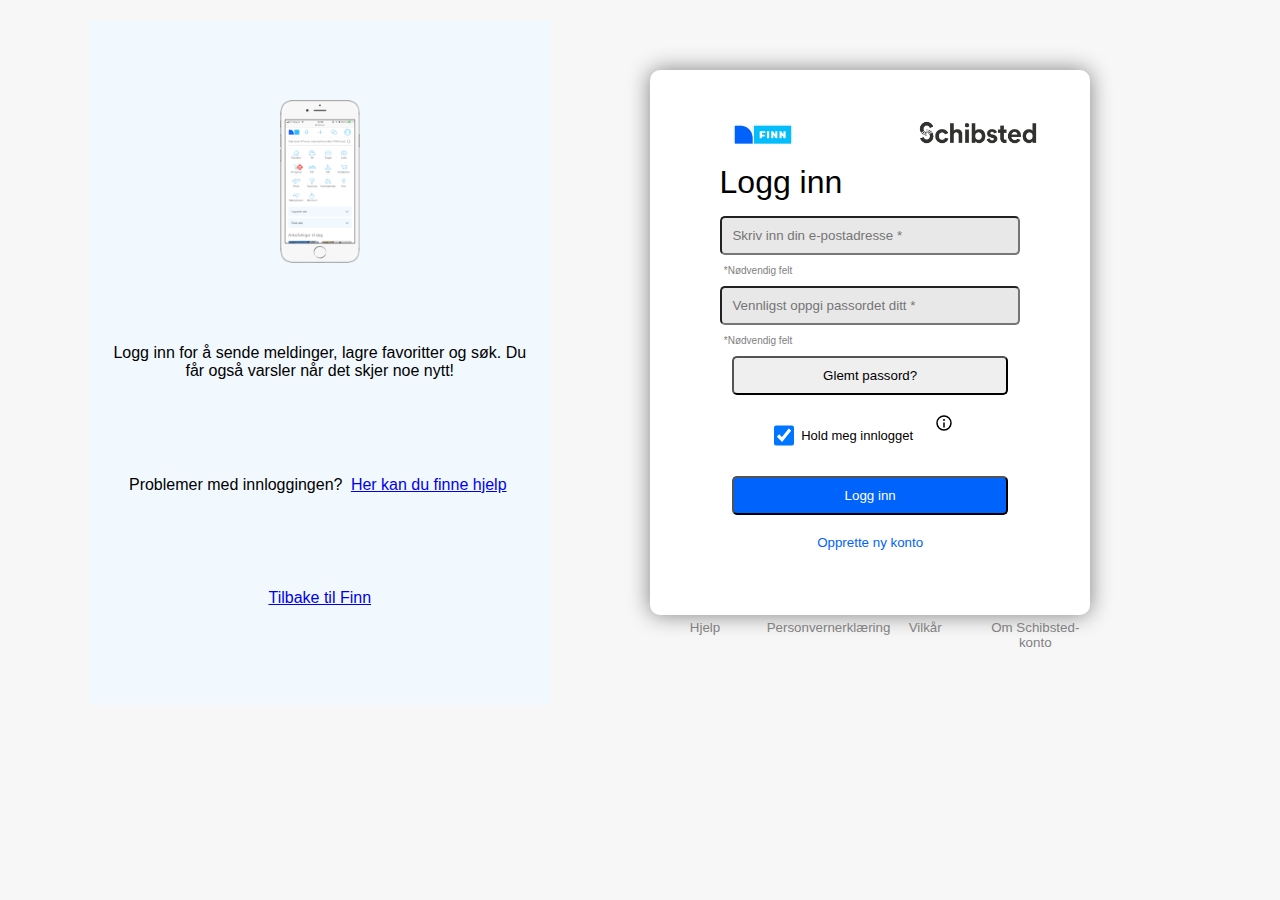
<file: page-screenshot2.html>
<!DOCTYPE html>
<html lang="en">
<head>
  <meta charset="UTF-8">
  <meta name="viewport" content="width=device-width, initial-scale=1.0">
  <title>Screenshot 2 page - Login-page</title>
  <link rel="stylesheet" href="assets/styles/style.css">
</head>
<body class="login-body">
  <main class="login-main">
    <section class="login-section">
      <article class="card login-card">
        <div class="login-card__inner">
          <figure class="finn-logo">
            <img class="finn-logo__img" src="assets/images/finn-logo.png" alt="Finn-logo">
          </figure>
          <figure class="schibsted-logo">
            <img class="schibsted-logo__img" src="assets/images/schibsted-logo.png" alt="Schibsted-logo">
          </figure>

          <h1>Logg inn</h1>
          <form class="login-form">
            <input class="login-form__input login-form__input--email"
              id="email-input" type="email" placeholder="Skriv inn din e-postadresse *">
            <label for="email-input">*Nødvendig felt</label>

            <input class="login-form__input login-form__input--password"
              id="password-input" type="password" placeholder="Vennligst oppgi passordet ditt *">
            <label for="password-input">*Nødvendig felt</label>

            <button class="login-form__button login-form__button--forgot">
              <span class="sc-dlfnuX iDIjnW">Glemt passord?</span>
            </button>

            <div class="login-form__input login-form__input--remember">
              <input class="checkbox-element" id="remember" type="checkbox"
                data-indeterminate="false" value="checkedF" checked="">
              <p>Hold meg innlogget</p>
              <svg xmlns="http://www.w3.org/2000/svg" width="16" height="16" fill="none" viewBox="0 0 16 16">
                <g clip-path="url(#rxwIyclip0_148_294)">
                  <path fill="currentColor" fill-rule="evenodd" d="M8 14.25a6.25 6.25 0 100-12.5 6.25 6.25 0 000 12.5zM15.75 8A7.75 7.75 0 11.25 8a7.75 7.75 0 0115.5 0zM8 12.75a.75.75 0 01-.75-.75V8a.75.75 0 011.5 0v4a.75.75 0 01-.75.75zM8 4a1 1 0 100 2 1 1 0 000-2z" clip-rule="evenodd"></path>
                </g>
                <defs>
                  <clipPath id="rxwIyclip0_148_294"><path fill="currentColor" d="M0 0h16v16H0z" transform="rotate(-180 8 8)"></path></clipPath>
                </defs>
              </svg>
            </div>

            <button class="login-form__button login-form__button--login" type="button">Logg inn</button>
            <button class="login-form__button login-form__button--create_account" type="button">Opprette ny konto</button>
          </form>
        </div>
        <a href="https://payment.schibsted.no/profile-pages/">Hjelp</a>
        <a href="https://info.privacy.schibsted.com/no/schibsted-norge-personvernerklaering/">Personvernerklæring</a>
        <a href="https://payment.schibsted.no/about/terms?locale=no_NO">Vilkår</a>
        <a href="https://info.privacy.schibsted.com/no/hva-er-en-schibsted-konto/">Om Schibsted-konto</a>
      </article>

      <article class="card help-card">
        <figure class="finn-smartphone">
          <img class="finn-smartphone__img"
            src="assets/images/finn_iphone_98x200.png"
            alt="Image of an Iphone with the Finn-app or Finn-site displayed."
          >
        </figure>
        <p>
          Logg inn for å sende meldinger, lagre favoritter og søk.
          Du får også varsler når det skjer noe nytt!
        </p>
        <p>
          Problemer med innloggingen?
          <a href="https://hjelpesenter.finn.no/hc/no/sections/39454-Innlogging-og-passord">
            Her kan du finne hjelp
          </a>
        </p>
        <p>
          <a href="https://www.finn.no/">
           Tilbake til Finn
          </a>
        </p>
      </article>
    </section>
  </main>
</body>
</html>
</file>
<file: assets/styles/style.css>
@font-face {
  font-family: "finn-default";
  src: url("https://assets.finn.no/pkg/@warp-ds/fonts/v1/FINNTypeStrippet-Light.woff2");
}
@font-face {
  font-family: "finn-medium";
  src: url("https://assets.finn.no/pkg/@warp-ds/fonts/v1/FINNTypeStrippet-Medium.woff2");
}
body {
  font-family: "finn-default", Arial, Helvetica, sans-serif;
  margin: 0 auto;
}

main, section {
  display: flex;
  flex-wrap: wrap;
}

section {
  padding-bottom: 20px;
}

h1, h2, h3, h4, h5, h6 {
  font-family: "finn-medium", "finn-default", Arial, Helvetica, sans-serif;
}

h1 {
  font-weight: normal;
}

header {
  max-width: 900px;
  width: 96%;
}
header nav {
  display: inline;
  position: sticky;
  max-width: 880px;
  width: 80%;
}
header nav ul {
  display: flex;
  flex-direction: row;
  list-style-type: none;
  padding-top: 9px;
  margin: 0 auto;
  max-width: 800px;
  width: 96%;
  text-align: right;
}
header nav ul .finn-logo {
  display: block;
  margin: 0 auto;
  max-width: 200px;
  width: 14%;
  text-align: left;
  padding-top: 8px;
}
header nav ul li {
  display: inline;
}
header nav ul li a {
  color: rgb(103, 103, 103);
  padding: 14px 16px;
  text-decoration: none;
  font-family: "finn-default", Arial, Helvetica, sans-serif;
  font-weight: bold;
  font-size: 75%;
}
header nav ul li:first-child {
  text-align: left;
}
header nav ul li:nth-child(2) {
  text-align: left;
  padding-top: 3px;
}
header hr {
  opacity: 50%;
}

.search input {
  display: block;
  text-align: left;
  width: 48%;
  margin-left: 285px;
  margin-top: 33px;
  padding: 15px;
  border-radius: 5px;
  border: 1px solid #c3ccd9;
}

.categories-section {
  display: grid;
  grid-template-columns: repeat(6, minmax(10rem, 2fr));
  margin-top: 35px;
  margin-left: 40px;
  padding-left: 200px;
  padding-right: 200px;
  height: 19cap;
}
.categories-section__vector {
  color: #38bdf8;
}

.index-body {
  margin: 0 auto;
}
.index-body h1 {
  text-align: center;
}
.index-body .index-nav {
  background-color: #c3ccd9;
}
.index-body .index-nav .index-list {
  display: flex;
  flex-direction: column;
}
.index-body .index-nav .index-list .index-list__element {
  padding: 10px;
}
.index-body .index-nav .index-list .index-list__element .index-list__link--items, .index-body .index-nav .index-list .index-list__element .index-list__link--login, .index-body .index-nav .index-list .index-list__element .index-list__link--demo {
  background-color: #0063fb;
  color: white;
  border-radius: 7px;
}
.index-body .index-nav .index-list .index-list__element .index-list__link--items:hover, .index-body .index-nav .index-list .index-list__element .index-list__link--login:hover, .index-body .index-nav .index-list .index-list__element .index-list__link--demo:hover {
  background-color: white;
  color: #0063fb;
  box-shadow: 0 1px 4px gray;
  border: 2px 0 gray;
}

.item-header {
  max-width: 1900px;
  width: 100%;
}
.item-header nav {
  display: inline;
  max-width: 880px;
  width: 80%;
}
.item-header nav ul {
  display: flex;
  flex-direction: row;
  list-style-type: none;
  padding-top: 3px;
  margin: 0 auto;
  max-width: 800px;
  width: 96%;
}
.item-header nav ul .finn-logo {
  display: flex;
  align-items: center;
  margin-left: -80px;
  max-width: 300px;
  width: 40%;
  text-align: left;
}
.item-header nav ul .finn-logo:hover {
  border-bottom: #0063fb 2px solid;
  margin-bottom: -2px;
  cursor: pointer;
}
.item-header nav ul .finn-logo p {
  color: rgb(103, 103, 103);
  padding: 8px 15px;
  text-decoration: none;
  font-family: "finn-default", Arial, Helvetica, sans-serif;
  font-weight: bold;
  font-size: 75%;
}
.item-header nav ul li {
  display: flex;
  align-items: center;
}
.item-header nav ul li:hover {
  border-bottom: #0063fb 2px solid;
  margin-bottom: -2px;
  cursor: pointer;
}
.item-header nav ul li p {
  color: rgb(103, 103, 103);
  padding: 0 35px;
  text-decoration: none;
  font-family: "finn-default", Arial, Helvetica, sans-serif;
  font-weight: bold;
  font-size: 75%;
  text-align: left;
}
.item-header nav ul li svg {
  position: absolute;
  padding-top: 0px;
}
.item-header hr {
  opacity: 50%;
  margin-top: 2px;
}
.item-header .search input {
  display: inline;
  text-align: left;
  width: 710px;
  margin-left: 185px;
  margin-top: 33px;
  padding: 15px;
  border-radius: 5px;
  border: 1px solid #c3ccd9;
}
.item-header .search input:hover {
  border-color: gray;
}
.item-header .search input:focus {
  outline-color: #38bdf8;
}
.item-header .search input::-moz-placeholder {
  color: #c8c8c8;
}
.item-header .search input::placeholder {
  color: #c8c8c8;
}
.item-header .search button {
  margin-left: 880px;
  margin-top: -40px;
  position: absolute;
  border: none;
}
.item-header .search button:hover {
  cursor: pointer;
}
.item-header .map {
  align-items: center;
  display: flex;
  margin-left: 940px;
  margin-top: -50px;
}
.item-header .map:hover {
  text-decoration: underline;
  cursor: pointer;
}
.item-header .map p {
  padding-left: 10px;
}

.item-main {
  flex-direction: column;
  text-align: center;
}
.item-main .item-main > section {
  flex-direction: row;
}
.item-main .categories-section {
  display: grid;
  grid-template-columns: repeat(6, minmax(10rem, 2fr));
  margin-top: 35px;
  margin-left: 40px;
  padding-left: 100px;
  height: 19cap;
}
.item-main .categories-section p {
  font-size: small;
  color: gray;
}
.item-main .categories-section__vector {
  color: #38bdf8;
}
.item-main .categories-section__vector p {
  color: black;
}
.item-main .categories-section__vector:hover {
  color: gray;
  cursor: pointer;
}
.item-main .categories-section__vector:hover p {
  color: inherit;
}
.item-main .items-section {
  display: flex;
  flex-wrap: wrap;
  justify-content: center;
  margin: 0 auto;
  width: 96%;
}
.item-main .items-section__headline {
  display: inline;
  flex-wrap: wrap;
  max-width: 1000px;
  width: 90%;
  text-align: left;
}
.item-main .items-section__headline h1, .item-main .items-section__headline p {
  max-width: 800px;
  width: 30%;
  display: inline;
}
.item-main .items-section__headline p {
  font-size: small;
}
.item-main .items-section__headline p a {
  text-decoration: none;
}
.item-main .items-section__headline p a:visited {
  color: #0063fb;
}
.item-main .items-section__headline p a:hover {
  text-decoration: underline;
}
.item-main .items-section .card {
  padding: 20px;
  display: inline-block;
  align-content: center;
  align-items: center;
}
.item-main .items-section .card--image {
  max-width: 440px;
  width: 100%;
  margin: 0 auto;
}
.item-main .items-section .card--image img {
  max-width: 280px;
  width: 100%;
  border: #c3ccd9 solid 1.5px;
  border-radius: 10px;
}
.item-main .items-section .card--title {
  width: 40%;
}
.item-main .items-section .card--title__location {
  font-size: 10px;
  display: flex;
  justify-content: left;
}
.item-main .items-section .card--description {
  width: 100%;
  max-width: 1000px;
  text-align: left;
}
.item-main .items-section i {
  position: relative;
  right: -115px;
  top: 38px;
  color: white;
}
.item-main .items-section i:hover {
  color: #0063fb;
}

.login-body {
  background-color: #f7f7f7;
}

.login-main {
  text-align: center;
  justify-content: space-around;
  padding-top: 20px;
}

.login-section {
  flex-direction: row-reverse;
  justify-content: center;
  width: 86%;
}
.login-section .card {
  display: flex;
  max-width: 560px;
  width: 40%;
  min-height: 420px;
  padding: 50px 10px 50px 10px;
}
.login-section .login-card {
  display: flex;
  flex-wrap: wrap;
  justify-content: center;
  margin: 0 auto;
  z-index: 8;
}
.login-section .login-card__inner {
  background-color: white;
  box-shadow: 0 0 22px gray;
  border-radius: 10px;
  display: flex;
  flex-direction: row;
  flex-wrap: wrap;
  justify-content: space-around;
  max-width: 560px;
  width: 100%;
  min-height: 400px;
  padding: 50px 5px 50px 5px;
  z-index: 10;
}
.login-section .login-card__inner .finn-logo, .login-section .login-card__inner .schibsted-logo {
  max-width: 120px;
  width: 40%;
}
.login-section .login-card__inner .finn-logo {
  margin: 0 auto;
}
.login-section .login-card__inner .finn-logo__img {
  margin: inherit;
  max-width: 100px;
  width: 50%;
}
.login-section .login-card__inner .schibsted-logo {
  margin: 0 auto;
}
.login-section .login-card__inner .schibsted-logo__img {
  margin: inherit;
  max-width: 120px;
  width: 100%;
}
.login-section .login-card__inner h1, .login-section .login-card__inner h2 {
  margin: 0 auto;
  text-align: left;
  max-width: 400px;
  width: 70%;
  padding: 10px;
}
.login-section .login-card__inner .login-form {
  box-shadow: none;
  display: flex;
  flex-direction: column;
  max-width: 520px;
  width: 80%;
}
.login-section .login-card__inner .login-form__input, .login-section .login-card__inner .login-form__button {
  margin: 5px auto;
  max-width: 520px;
  width: 80%;
  border-radius: 5px;
  font-family: "finn-medium", "finn-default", Arial, Helvetica, sans-serif;
  padding: 10px;
}
.login-section .login-card__inner .login-form__input--email, .login-section .login-card__inner .login-form__input--password, .login-section .login-card__inner .login-form__button--email, .login-section .login-card__inner .login-form__button--password {
  background-color: #e8e8e8;
}
.login-section .login-card__inner .login-form__input--email:hover, .login-section .login-card__inner .login-form__input--password:hover, .login-section .login-card__inner .login-form__button--email:hover, .login-section .login-card__inner .login-form__button--password:hover {
  background-color: #c8c8c8;
  -webkit-tap-highlight-color: transparent;
}
.login-section .login-card__inner .login-form__input--remember, .login-section .login-card__inner .login-form__button--remember {
  display: flex;
  flex-direction: row;
  justify-content: left;
  margin: left;
  max-width: 200px;
  width: 60%;
}
.login-section .login-card__inner .login-form__input--remember input, .login-section .login-card__inner .login-form__button--remember input {
  max-width: 20px;
  width: 20%;
  padding: 10px;
}
.login-section .login-card__inner .login-form__input--remember p, .login-section .login-card__inner .login-form__button--remember p {
  font-size: small;
  max-width: 120px;
  width: 60%;
  padding: 0;
}
.login-section .login-card__inner .login-form__input--remember svg, .login-section .login-card__inner .login-form__button--remember svg {
  margin: 0 auto;
  max-width: 20px;
  width: 20%;
  justify-self: right;
}
.login-section .login-card__inner .login-form__input--remember svg svg path, .login-section .login-card__inner .login-form__button--remember svg svg path {
  fill: gray;
  stroke: white;
}
.login-section .login-card__inner .login-form__input--login, .login-section .login-card__inner .login-form__button--login {
  background-color: #0063fb;
  color: white;
}
.login-section .login-card__inner .login-form__input--login:hover, .login-section .login-card__inner .login-form__button--login:hover {
  background-color: mediumblue;
}
.login-section .login-card__inner .login-form__input--create_account, .login-section .login-card__inner .login-form__button--create_account {
  background-color: white;
  color: #0063fb;
  border: none;
}
.login-section .login-card__inner .login-form__input--create_account:hover, .login-section .login-card__inner .login-form__button--create_account:hover {
  background-color: #f0f8fe;
  box-shadow: 0 1px 4px gray;
  border: 2px 0 gray;
}
.login-section .login-card__inner .login-form label {
  color: gray;
  font-size: x-small;
  margin: 5px auto;
  max-width: 440px;
  width: 85%;
  text-align: left;
}
.login-section .login-card a {
  color: gray;
  margin: 0 auto;
  max-width: 120px;
  width: 22%;
  padding: 5px;
  font-size: smaller;
  text-align: center;
  text-decoration: none;
}
.login-section .login-card a:hover {
  text-decoration: underline;
}
.login-section .help-card {
  background-color: #f1f9ff;
  border: none;
  flex-direction: column;
  flex-wrap: nowrap;
  justify-content: space-around;
  z-index: 9;
}
.login-section .help-card .finn-smartphone {
  margin: 0 auto;
  max-width: 160px;
  width: 40%;
}
.login-section .help-card .finn-smartphone__img {
  margin: inherit;
  max-width: 200px;
  width: 50%;
}
.login-section .help-card p, .login-section .help-card a {
  padding: 2px 4px 2px 4px;
}/*# sourceMappingURL=style.css.map */
</file>
